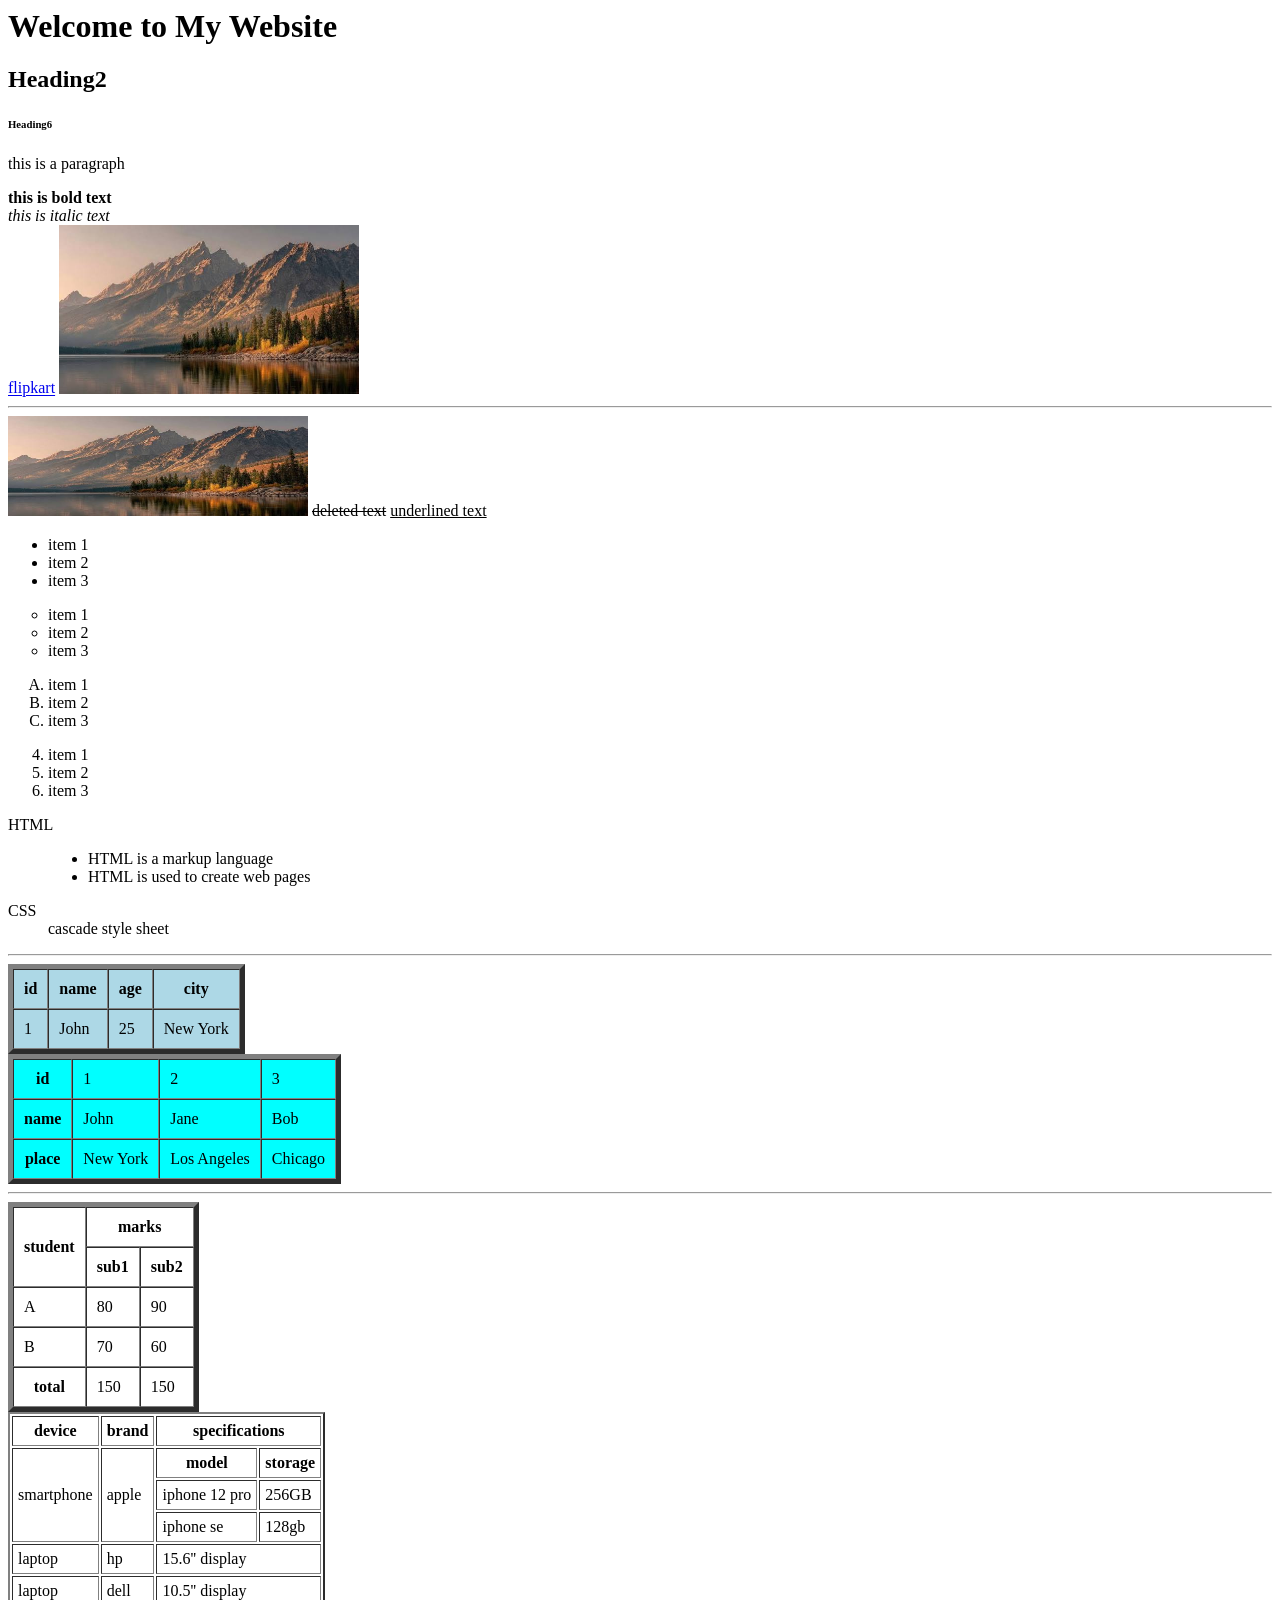
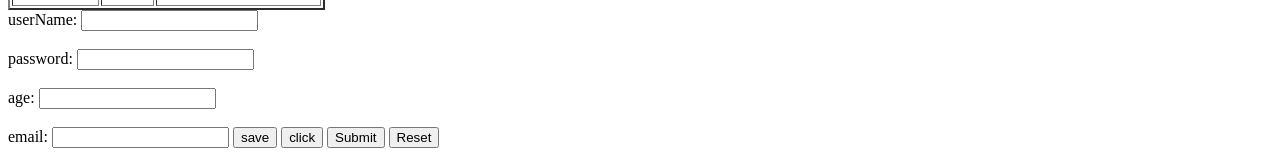
<file: index.html>
<html>
    <head>
        <title>My Website</title>
    </head>
    <body>
        <h1>Welcome to My Website</h1>
        <h2>Heading2</h2>
        <h6>Heading6</h6>
        <p>this is  a paragraph</p>
        <b>this is bold text</b>
        <br>
        <i>this is italic text</i>
        <br>

        <a href="https://www.flipkart.com/" target="_blank">flipkart</a>
        <img src="images (1).jpg" alt="no image" width="300px" height="">
        <hr>
        <img src="images (1).jpg" alt="no image" width="300px" height="100px">

        <del>deleted text</del> 
        <u>underlined text</u>

        <!-- -HTML LISTS 
        UNORDERED LIST
        ordered list
        definition list
        -->

        <ul type="disc">
            <li>item 1</li>
            <li>item 2</li> 
            <li>item 3</li>
        </ul>


          <ul type="circle">
            <li>item 1</li>
            <li>item 2</li> 
            <li>item 3</li>
        </ul>

        <ol type="A">
            <li>item 1</li>
            <li>item 2</li> 
            <li>item 3</li> 
        </ol>

        <ol type="1" start="4">
            <li>item 1</li>
            <li>item 2</li> 
            <li>item 3</li>
        </ol>

        <!-- unordered list
         ---------------
         type-disc,circle,square
         
         
         ordered list
         type - 1,A,a,I,i
         start -> numerical values only
         -->

         <!-- definition list -->
         <dl>
             <dt>HTML</dt>
             <dd>
                <ul>
                    <li>HTML is a markup language</li>
                    <li>HTML is used to create web pages</li>
                </ul>
             </dd>
             <dt>CSS</dt>
             <dd>cascade style sheet</dd>
             </dd>
         </dl>

        <hr>

         <!-- HTML TABLES -->

    <table border="5px"  cellpadding="10px" cellspacing="0px" bgcolor="lightblue">
        <thead>
            <tr>
                <th>id</th>
                <th>name</th>
                <th>age</th>
                <th>city</th>
            </tr>
        </thead>
        <tbody>
            <tr>
                <td>1</td>
                <td>John</td>
                <td>25</td>
                <td>New York</td>
            </tr>
        </tbody>          
    </table>


    <table border="5px"  cellpadding="10px" cellspacing="0px" bgcolor="cyan">
        <tr>
            <th>id</th>
            <td>1</td>
            <td>2</td>
            <td>3</td>
        </tr>
        <tr>
            <th>name</th>
            <td>John</td>
            <td>Jane</td>
            <td>Bob</td>
        </tr>
        <tr>
            <th>place</th>
            <td>New York</td>
            <td>Los Angeles</td>
            <td>Chicago</td>
        </tr>
    </table>

    <hr>

    <table border="5px"  cellpadding="10px" cellspacing="0px">
        <tr>
            <th rowspan="2">student</th>
            <th colspan="2">marks</th>
        </tr>
        <tr>
            <th>sub1</th>
            <th>sub2</th>
        </tr>
        <tr>
            <td>A</td>
            <td>80</td>
            <td>90</td>
        </tr>
        <tr>
            <td>B</td>
            <td>70</td>
            <td>60</td>
        </tr>
        <tr>
            <th>total</th>
            <td>150</td>
            <td>150</td>
        </tr>
    </table>

    <table border="2px"  cellpadding="5px">
        <tr>
            <th>device</th>
            <th>brand</th>
            <th colspan="2">specifications</th>
        </tr>
        <tr>
            <td rowspan="3">smartphone</td>
            <td rowspan="3">apple</td>
            <th>model</th>
            <th>storage</th>
        </tr>
        <tr>
            <td>iphone 12 pro</td>
            <td>256GB</td>
        </tr>
        <tr>
            <td>iphone se</td>
            <td>128gb</td>
        </tr>
        <tr>
            <td>laptop</td>
            <td>hp</td>
            <td colspan="2">15.6'' display</td>
        </tr>
        <tr>
            <td>laptop</td>
            <td>dell</td>
            <td colspan="2">10.5'' display</td>
        </tr>
    </table>

    <form action="" method="" enctype="" target="">
        <label for="">userName:</label>
        <input type="text" required> <br><br>
        <label for="pass">password:</label>
        <input type="password" id="pass"> <br><br>
        <label for="">age:</label>
        <input type="number"> <br><br>
        <label for="">email:</label>
        <input type="email">

        <button type="reset"> save</button>
        <input type="button" value="click">
        <input type="submit">
        <input type="reset">

    </form>

</body>
</html>
</file>
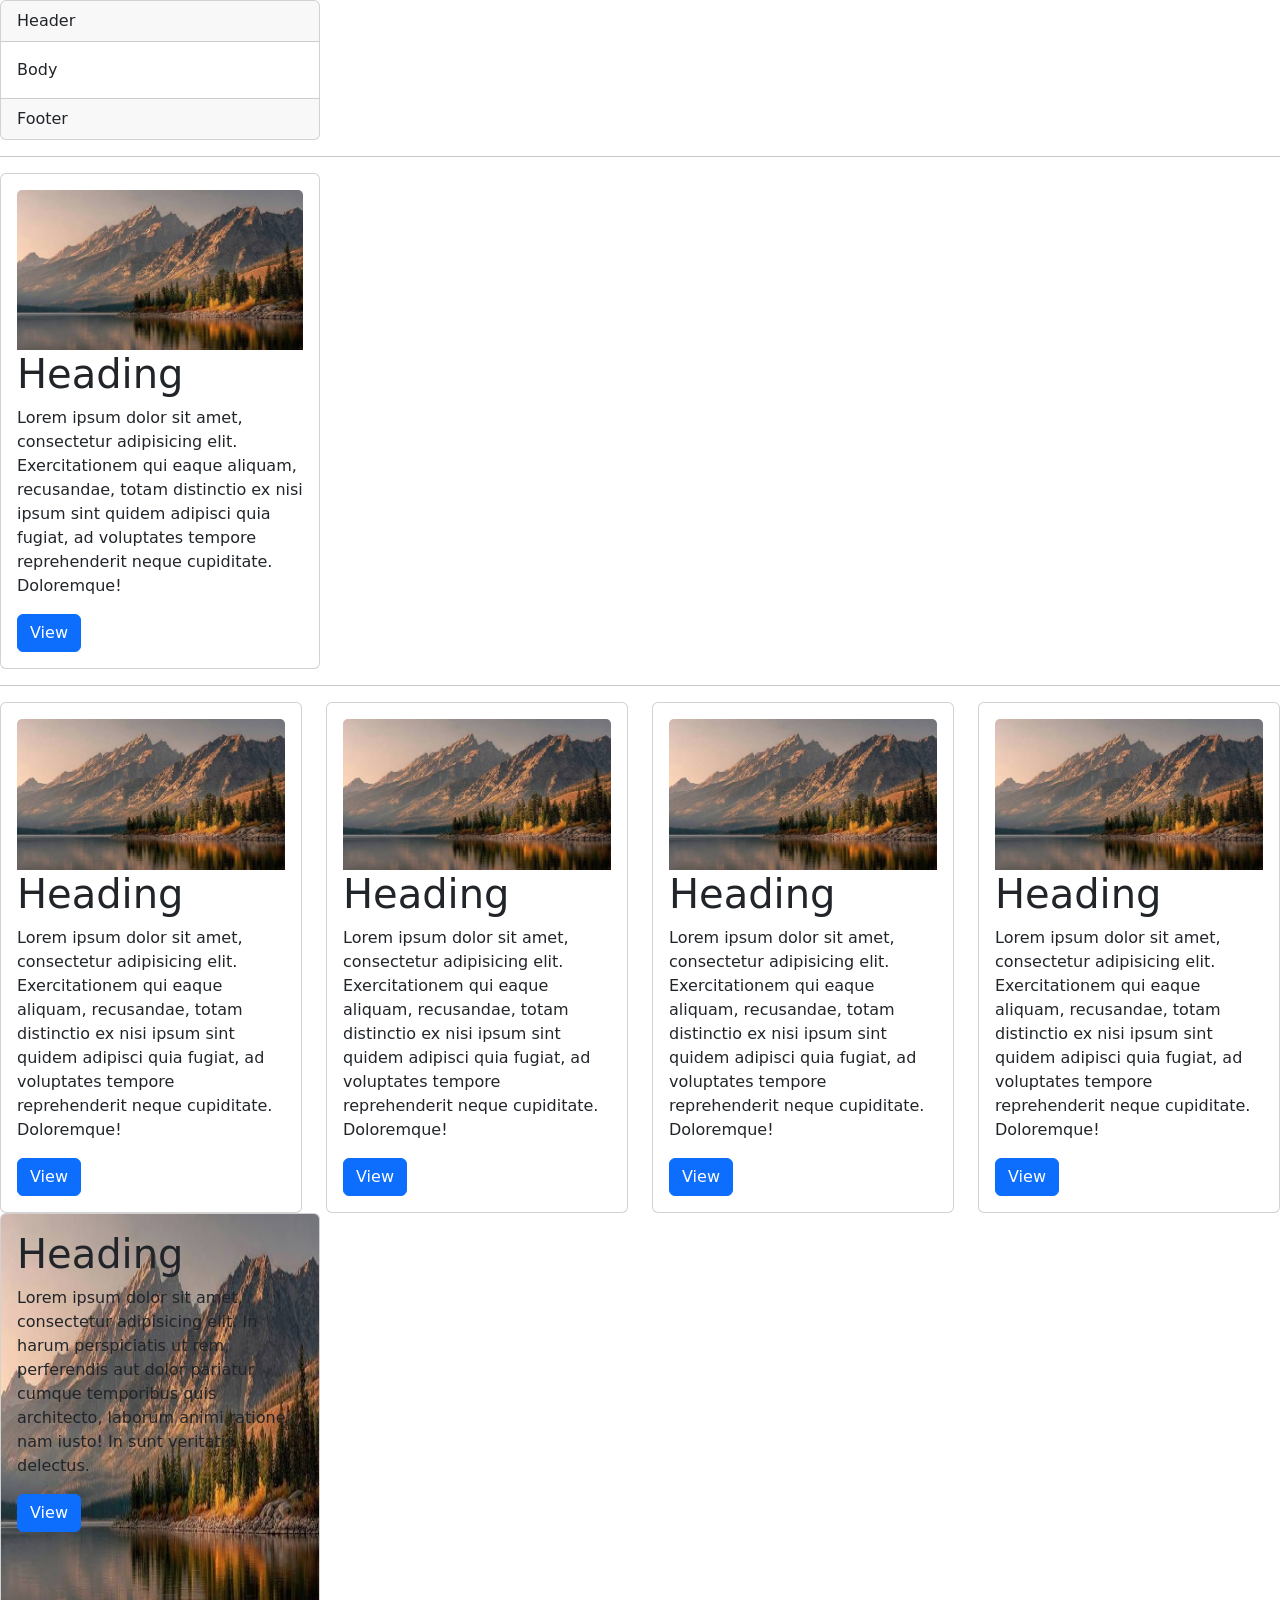
<file: Bootstrap/index.html>
<!DOCTYPE html>
<html lang="en">
<head>
    <meta charset="UTF-8">
    <meta name="viewport" content="width=device-width, initial-scale=1.0">
    <title>Document</title>
    <link href="https://cdn.jsdelivr.net/npm/bootstrap@5.3.8/dist/css/bootstrap.min.css" rel="stylesheet" integrity="sha384-sRIl4kxILFvY47J16cr9ZwB07vP4J8+LH7qKQnuqkuIAvNWLzeN8tE5YBujZqJLB" crossorigin="anonymous">
</head>
<body>
   <!-- <h1 class="text-primary">Heading</h1> 
   <h1 class="text-secondary">Heading</h1> 
   <h1 class="text-success">Heading</h1> 
   <h1 class="text-warning">Heading</h1> 
   <h1 class="text-danger">Heading</h1> 
   <h1 class="text-info">Heading</h1> 
   <h1 class="text-light">Heading</h1>  -->
   <!-- <h1 class="text-dark">Heading</h1> 
   <h1 class="text-muted">Heading</h1> 
   <h1 class="text-black">Heading</h1> 
   <h1 class="text-white">Heading</h1> 

   <hr>
   <h1 class="bg-primary">Heading</h1> 
   <h1 class="bg-secondary">Heading</h1> 
   <h1 class="bg-success">Heading</h1> 
   <h1 class="bg-warning">Heading</h1> 
   <h1 class="bg-danger">Heading</h1> 
   <h1 class="bg-info">Heading</h1> 
   <h1 class="bg-light">Heading</h1> 
   <h1 class="bg-dark">Heading</h1> 
   <h1 class="bg-muted">Heading</h1> 
   <h1 class="bg-black">Heading</h1> 
   <h1 class="bg-white">Heading</h1> 

   <hr><hr>
   <div class="container bg-primary">
        <h1>Heading</h1>
   </div> -->

   <!-- <hr>
   <div class="container-fluid bg-primary">
        <h1>Heading</h1>
   </div>

   <hr>
   <h1>Heading tag</h1>

   <p class="h1">paragraph</p>
   <p class="h2">paragraph</p>
   <p class="h3">paragraph</p>
   <p class="h4">paragraph</p>
   <p class="h5">paragraph</p>
   <p class="h6">paragraph</p>

   <h1 class="display-1">Heading1</h1>
   <h1 class="display-2">Heading1</h1>
   <h1 class="display-3">Heading1</h1>
   <h1 class="display-4">Heading1</h1>
   <h1 class="display-5">Heading1</h1>
   <h1 class="display-6">Heading1</h1> -->

     <!-- tables -->
      <!-- <div class="table-responsive">
      <table class="table table-bordered table-striped table-hover table-dark">
          <thead>
               <tr>
                    <th>Name</th>
                    <th>Place</th>
                    <th>Age</th>
                     <th>Name</th>
                    <th>Place</th>
                    <th>Age</th>
                     <th>Name</th>
                    <th>Place</th>
                    <th>Age</th>
                    <th>Name</th>
                    <th>Place</th>
                    <th>Age</th>
                     <th>Name</th>
                    <th>Place</th>
                    <th>Age</th>
                     <th>Name</th>
                    <th>Place</th>
                    <th>Age</th>
               </tr>
          </thead>
          <tbody>
               <tr>
                    <td>Abc</td>
                    <td>Calicut</td>
                    <td>34</td>
               </tr>
               <tr>
                    <td>Xyz</td>
                    <td>Kochi</td>
                    <td>23</td>
               </tr>
               <tr>
                    <td>qwerty</td>
                    <td>kochi</td>
                    <td>23</td>
               </tr>
               <tr>
                    <td>Xyz</td>
                    <td>Kochi</td>
                    <td>23</td>
               </tr>
          </tbody>
      </table>
</div>
<hr> -->

<!-- Grid system -->
 <!-- .row  -->
  <!-- .col  -->

  <!-- <div class="row">
     <div class="col bg-primary">col-1</div>
     <div class="col bg-info">col-2</div>
     <div class="col bg-warning">col-3</div>
  </div>

   <div class="row">
     <div class="col-2 bg-primary">col-1</div>
     <div class="col-6 bg-info">col-2</div>
      <div class="col" bg-warning>col-3</div> 
  </div> -->

<!-- <div class="row">
     <div class="col-2 bg-info">col</div>
     <div class="col-3 bg-warning">col</div>
     <div class="col-2 bg-danger">col</div>
</div> -->


<!-- <div class="row">
     <div class="col-md-4 bg-danger">col</div>
     <div class="col-md-4 bg-warning">col</div>
     <div class="col-md-4 bg-success">col</div>
</div>
<hr> -->

<!-- <div class="row">
     <div class="col-6 bg-primary">
          <h1>Heading</h1>
          <p>Lorem ipsum dolor sit amet consectetur adipisicing elit. Natus ipsam tempora eveniet adipisci praesentium veniam debitis? Porro nobis quo pariatur sed, et, voluptate minima cupiditate quae ipsum facere reprehenderit recusandae!</p>
     </div>
     <div class="col-6 bg-info">
          <h1>Heading</h1>
          <p>Lorem ipsum dolor sit amet consectetur adipisicing elit. Quam enim consequuntur laborum maiores repellat non debitis tempore quis? Repudiandae molestias eveniet a eum omnis rerum aliquam maiores id, nisi alias!</p>
     </div>
</div> -->


<!-- card  -->
<div class="card" style="width: 25%;">
     <div class="card-header">Header</div>
     <div class="card-body">Body</div>
     <div class="card-footer">Footer</div>
</div>
<hr>

<div class="card" style="width: 25%;">
     <div class="card-body">
          <img src="images (1).jpg" alt="" class="card-img-top">
          <h1 class="card-title">Heading</h1>
          <p class="card-text">Lorem ipsum dolor sit amet, consectetur adipisicing elit. Exercitationem qui eaque aliquam, recusandae, totam distinctio ex nisi ipsum sint quidem adipisci quia fugiat, ad voluptates tempore reprehenderit neque cupiditate. Doloremque!</p>
          <a htef="" class="btn btn-primary">View</a>
     </div>
</div>

<hr>

<div class="row">
     <div class="col">
          <div class="card" style="width: 100%;height: 100%;">
     <div class="card-body">
          <img src="images (1).jpg" alt="" class="card-img-top">
          <h1 class="card-title">Heading</h1>
          <p class="card-text">Lorem ipsum dolor sit amet, consectetur adipisicing elit. Exercitationem qui eaque aliquam, recusandae, totam distinctio ex nisi ipsum sint quidem adipisci quia fugiat, ad voluptates tempore reprehenderit neque cupiditate. Doloremque!</p>
          <a htef="" class="btn btn-primary">View</a>
     </div>
</div>
     </div>
     <div class="col">
          <div class="card" style="width: 100%;height: 100%;">
     <div class="card-body">
          <img src="images (1).jpg" alt="" class="card-img-top">
          <h1 class="card-title">Heading</h1>
          <p class="card-text">Lorem ipsum dolor sit amet, consectetur adipisicing elit. Exercitationem qui eaque aliquam, recusandae, totam distinctio ex nisi ipsum sint quidem adipisci quia fugiat, ad voluptates tempore reprehenderit neque cupiditate. Doloremque!</p>
          <a htef="" class="btn btn-primary">View</a>
     </div>
</div>
     </div>
     <div class="col">
          <div class="card" style="width: 100%;height: 100%;">
     <div class="card-body">
          <img src="images (1).jpg" alt="" class="card-img-top">
          <h1 class="card-title">Heading</h1>
          <p class="card-text">Lorem ipsum dolor sit amet, consectetur adipisicing elit. Exercitationem qui eaque aliquam, recusandae, totam distinctio ex nisi ipsum sint quidem adipisci quia fugiat, ad voluptates tempore reprehenderit neque cupiditate. Doloremque!</p>
          <a htef="" class="btn btn-primary">View</a>
     </div>
</div>
     </div>
     <div class="col">
          <div class="card" style="width: 100%;height: 100%;">
               <div class="card-body">
               <img src="images (1).jpg" alt="" class="card-img-top">
               <h1 class="card-title">Heading</h1>
               <p class="card-text">Lorem ipsum dolor sit amet, consectetur adipisicing elit. Exercitationem qui eaque aliquam, recusandae, totam distinctio ex nisi ipsum sint quidem adipisci quia fugiat,
                                    ad voluptates tempore reprehenderit neque cupiditate. Doloremque!</p>
               <a htef="" class="btn btn-primary">View</a>
          </div>
     </div>
     </div>
</div>



 <div class="card" style="width: 25%;height: 100%;">
     <img src="images (1).jpg" alt="" class="card-img-top" height="400px">
     <div class="card-img-overlay">
          <h1 class="card-title">Heading</h1>
          <p class="card-text">Lorem ipsum dolor sit amet, consectetur adipisicing elit. In harum perspiciatis ut rem,
                perferendis aut dolor pariatur cumque temporibus quis architecto, 
                laborum animi ratione nam iusto! In sunt veritatis delectus.</p>
          <a href="" class="btn btn-primary">View</a>
     </div>
 </div>







</body>
</html>
</file>
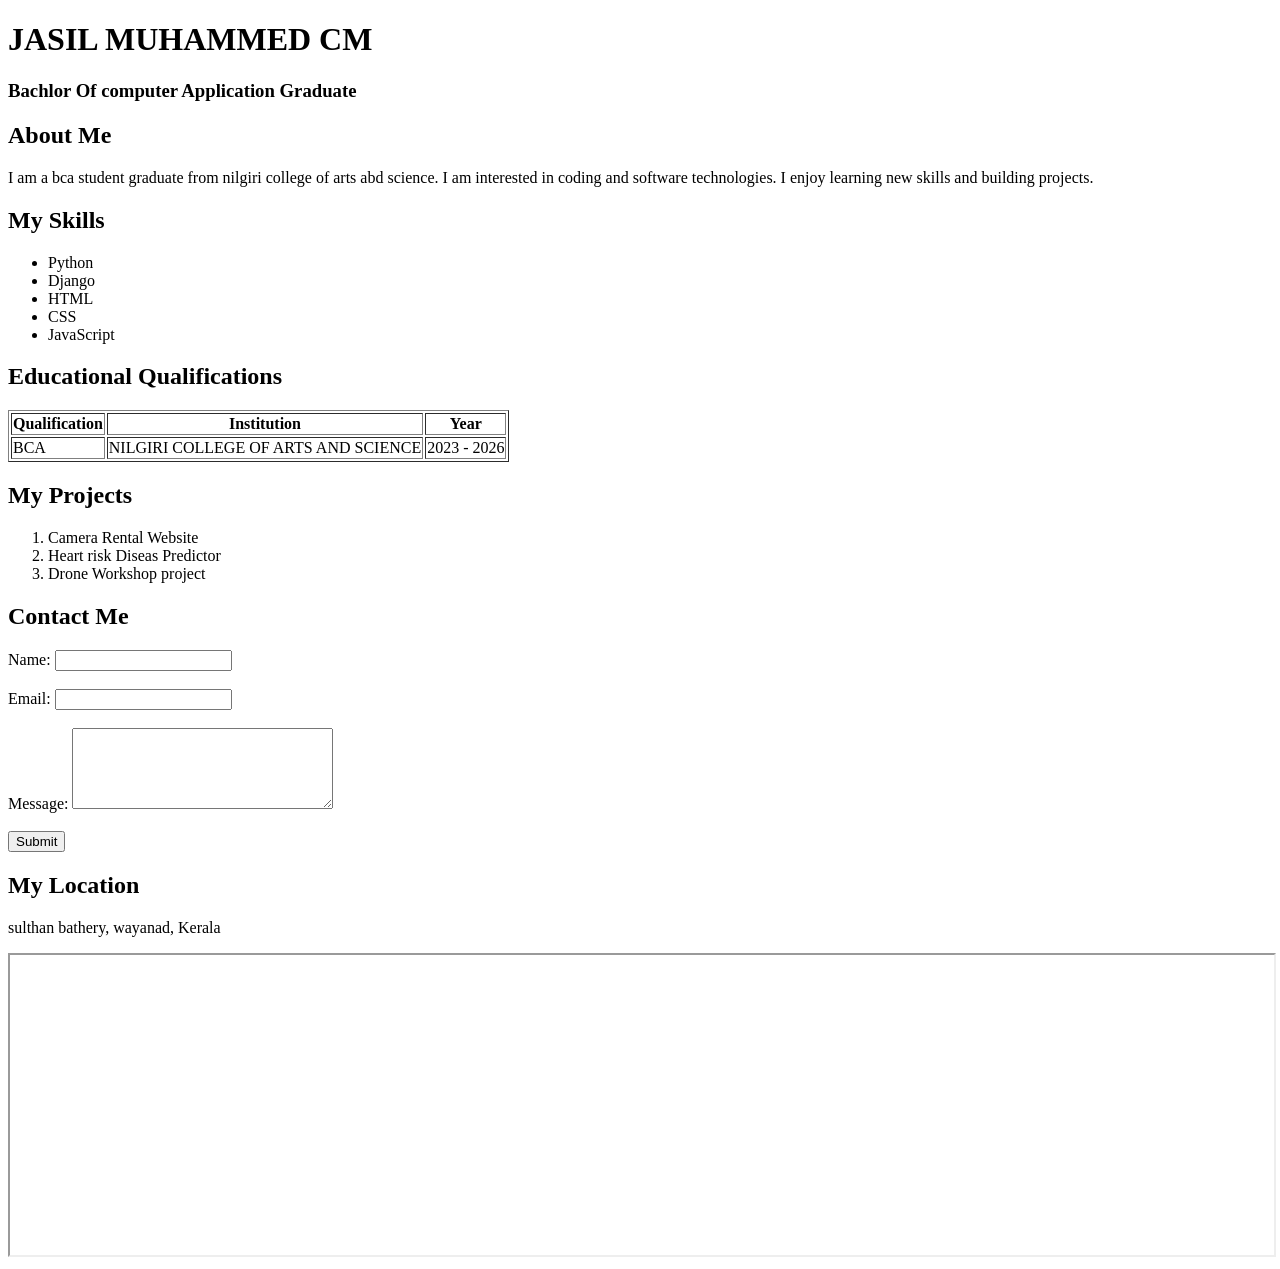
<file: my-page/index.html>
<!DOCTYPE html>
<html lang="en">
<head>
    <meta charset="UTF-8">
    <meta name="viewport" content="width=device-width, initial-scale=1.0">
    <title>Jasil - Portfolio</title>
</head>
<body>

    
    <h1>JASIL MUHAMMED CM</h1>
    <h3>Bachlor Of computer Application Graduate</h3>

    
    <h2>About Me</h2>
    <p>
        I am a bca student graduate from
        nilgiri college of arts abd science.
        I am interested in coding and software technologies.
        I enjoy learning new skills and building projects.
    </p>

    
    <h2>My Skills</h2>
    <ul>
        <li>Python</li>
        <li>Django</li>
        <li>HTML</li>
        <li>CSS</li>
        <li>JavaScript</li>
    </ul>

    
    <h2>Educational Qualifications</h2>
    <table border="1">
        <tr>
            <th>Qualification</th>
            <th>Institution</th>
            <th>Year</th>
        </tr>
        <tr>
            <td>BCA</td>
            <td>NILGIRI COLLEGE OF ARTS AND SCIENCE</td>
            <td>2023 - 2026</td>
        </tr>
    </table>

    
    <h2>My Projects</h2>
    <ol>
        <li>Camera Rental Website</li>
        <li>Heart risk Diseas Predictor</li>
        <li>Drone Workshop project</li>
    </ol>


    <h2>Contact Me</h2>
    <form action="submit.html" method="get">

        <label for="name">Name:</label>
        <input type="text" id="name" required>
        <br><br>

        <label for="email">Email:</label>
        <input type="email" id="email" required>
        <br><br>

        <label for="message">Message:</label>
        <textarea id="message" rows="5" cols="30"></textarea>
        <br><br>

        <button type="submit">Submit</button>

    </form>

    
    <h2>My Location</h2>
    <p>sulthan bathery, wayanad, Kerala</p>

    <iframe
         width="100%" height="300"
        src="https://maps.google.com/maps?q=Sulthan%20Bathery%2C%20Wayanad&z=13&output=embed">
    </iframe>

</body>
</html>
</file>
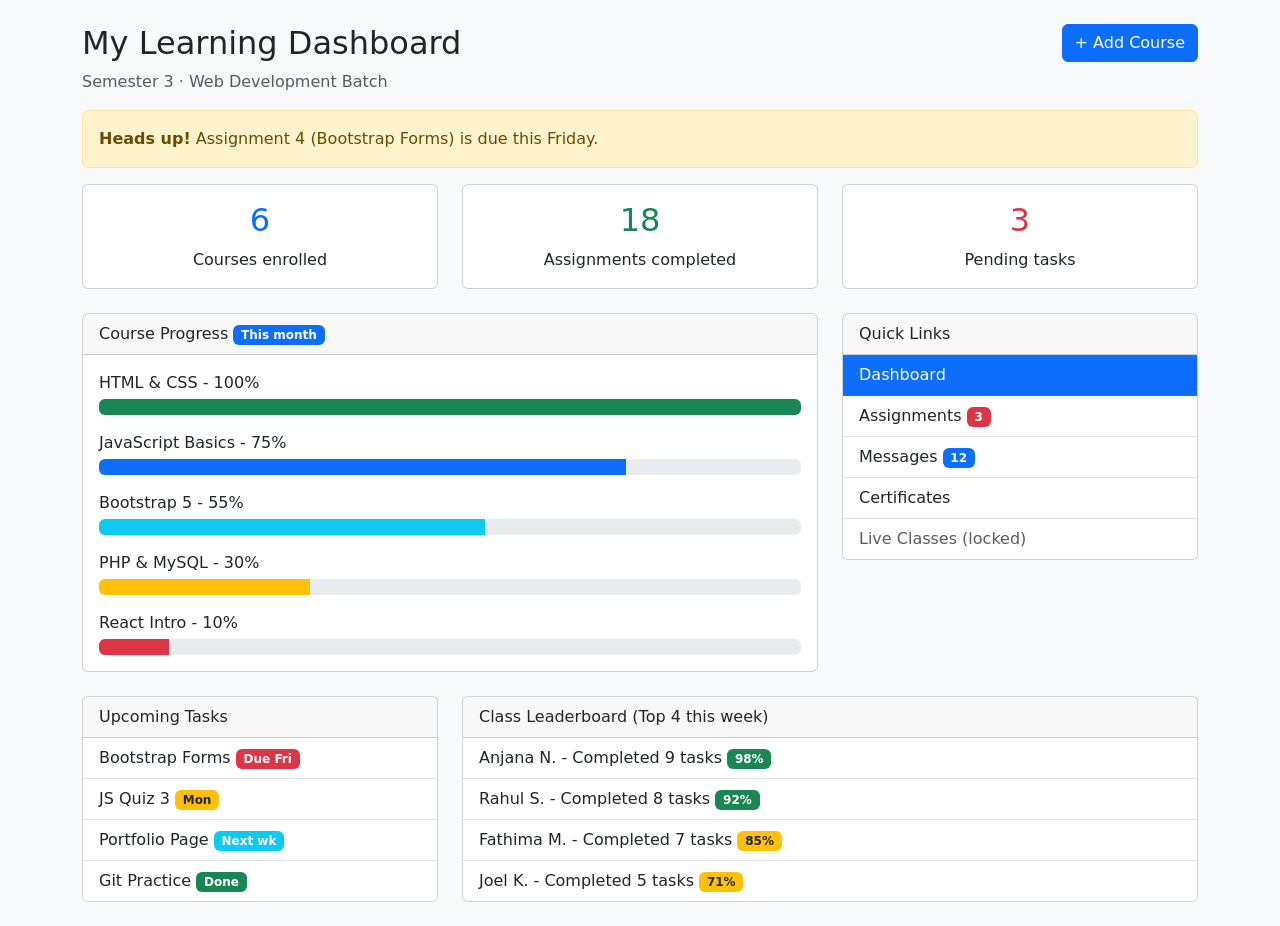
<file: Bootstrap/Dashboard/index.html>
<!DOCTYPE html>
<html>
<head>
  <title>My Learning Dashboard</title>
  <meta name="viewport" content="width=device-width, initial-scale=1">

  
  <link href="https://cdn.jsdelivr.net/npm/bootstrap@5.3.3/dist/css/bootstrap.min.css" rel="stylesheet">
</head>

<body class="bg-light">

<div class="container py-4">

  <!-- ===== HEADER ===== -->
  <div class="d-flex justify-content-between">
    <div>
      <h2>My Learning Dashboard</h2>
      <p class="text-muted">Semester 3 · Web Development Batch</p>
    </div>
    <div>
      <button class="btn btn-primary">+ Add Course</button>
    </div>
  </div>

  <!-- ===== ALERT ===== -->
  <div class="alert alert-warning">
    <strong>Heads up!</strong> Assignment 4 (Bootstrap Forms) is due this Friday.
  </div>

  
  <div class="row mb-4">
    <div class="col-md-4">
      <div class="card text-center p-3">
        <h2 class="text-primary">6</h2>
        <p class="mb-0">Courses enrolled</p>
      </div>
    </div>
    <div class="col-md-4">
      <div class="card text-center p-3">
        <h2 class="text-success">18</h2>
        <p class="mb-0">Assignments completed</p>
      </div>
    </div>
    <div class="col-md-4">
      <div class="card text-center p-3">
        <h2 class="text-danger">3</h2>
        <p class="mb-0">Pending tasks</p>
      </div>
    </div>
  </div>

  <!-- ===== COURSE PROGRESS + QUICK LINKS ===== -->
  <div class="row mb-4">

    <!-- Left side (8 columns) -->
    <div class="col-md-8">
      <div class="card">
        <div class="card-header">
          Course Progress
          <span class="badge bg-primary">This month</span>
        </div>
        <div class="card-body">

          <p class="mb-1">HTML & CSS - 100%</p>
          <div class="progress mb-3">
            <div class="progress-bar bg-success" style="width: 100%"></div>
          </div>

          <p class="mb-1">JavaScript Basics - 75%</p>
          <div class="progress mb-3">
            <div class="progress-bar bg-primary" style="width: 75%"></div>
          </div>

          <p class="mb-1">Bootstrap 5 - 55%</p>
          <div class="progress mb-3">
            <div class="progress-bar bg-info" style="width: 55%"></div>
          </div>

          <p class="mb-1">PHP & MySQL - 30%</p>
          <div class="progress mb-3">
            <div class="progress-bar bg-warning" style="width: 30%"></div>
          </div>

          <p class="mb-1">React Intro - 10%</p>
          <div class="progress">
            <div class="progress-bar bg-danger" style="width: 10%"></div>
          </div>

        </div>
      </div>
    </div>

    
    <div class="col-md-4">
      <div class="card">
        <div class="card-header">Quick Links</div>
        <ul class="list-group list-group-flush">
          <li class="list-group-item active">Dashboard</li>
          <li class="list-group-item">
            Assignments <span class="badge bg-danger">3</span>
          </li>
          <li class="list-group-item">
            Messages <span class="badge bg-primary">12</span>
          </li>
          <li class="list-group-item">Certificates</li>
          <li class="list-group-item disabled">Live Classes (locked)</li>
        </ul>
      </div>
    </div>

  </div>

  <!-- ===== UPCOMING TASKS + LEADERBOARD ===== -->
  <div class="row">

    <!-- Upcoming Tasks -->
    <div class="col-md-4">
      <div class="card">
        <div class="card-header">Upcoming Tasks</div>
        <ul class="list-group list-group-flush">
          <li class="list-group-item">
            Bootstrap Forms <span class="badge bg-danger">Due Fri</span>
          </li>
          <li class="list-group-item">
            JS Quiz 3 <span class="badge bg-warning text-dark">Mon</span>
          </li>
          <li class="list-group-item">
            Portfolio Page <span class="badge bg-info">Next wk</span>
          </li>
          <li class="list-group-item">
            Git Practice <span class="badge bg-success">Done</span>
          </li>
        </ul>
      </div>
    </div>

    
    <div class="col-md-8">
      <div class="card">
        <div class="card-header">Class Leaderboard (Top 4 this week)</div>
        <ul class="list-group list-group-flush">
          <li class="list-group-item">
            Anjana N. - Completed 9 tasks
            <span class="badge bg-success">98%</span>
          </li>
          <li class="list-group-item">
            Rahul S. - Completed 8 tasks
            <span class="badge bg-success">92%</span>
          </li>
          <li class="list-group-item">
            Fathima M. - Completed 7 tasks
            <span class="badge bg-warning text-dark">85%</span>
          </li>
          <li class="list-group-item">
            Joel K. - Completed 5 tasks
            <span class="badge bg-warning text-dark">71%</span>
          </li>
        </ul>
      </div>
    </div>

  </div>

</div>


<script src="https://cdn.jsdelivr.net/npm/bootstrap@5.3.3/dist/js/bootstrap.bundle.min.js"></script>
</body>
</html>
</body>
</html>
</file>
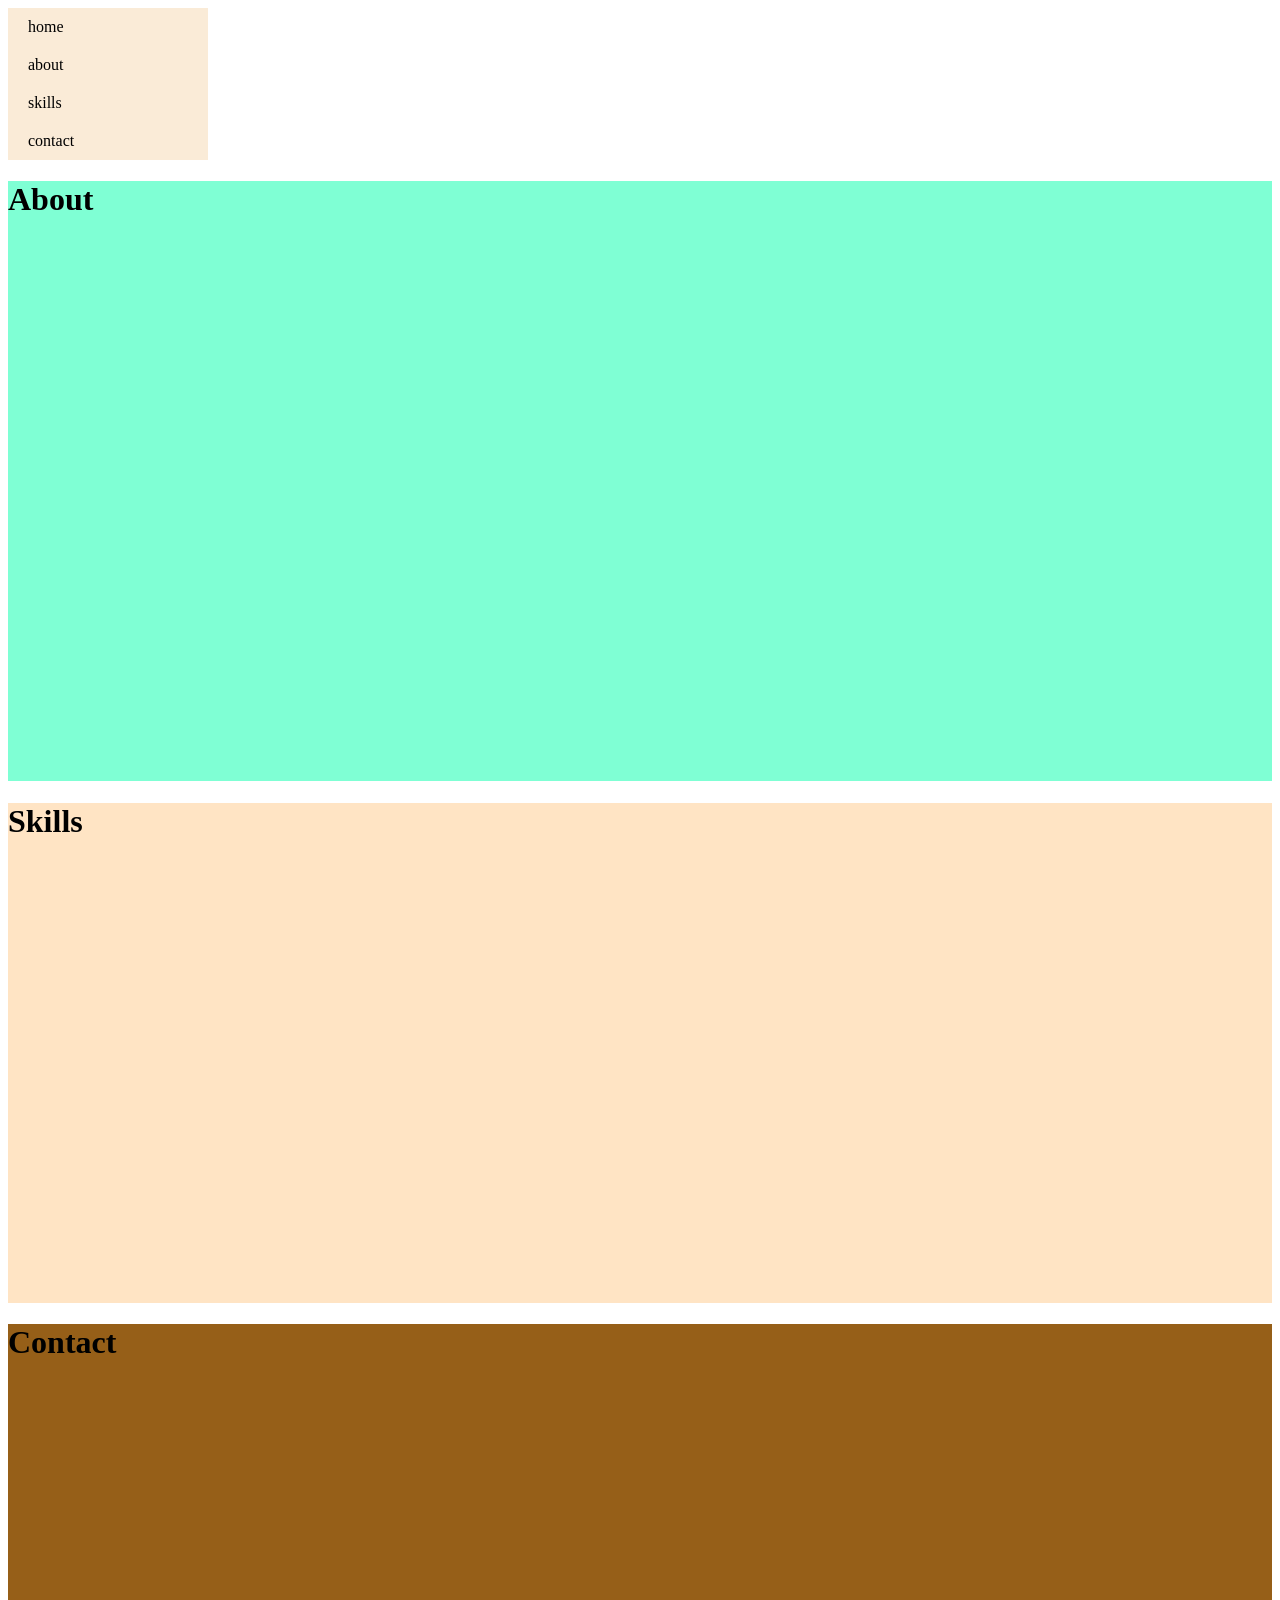
<file: background.html>
<!DOCTYPE html>
<html lang="en">
<head>
    <meta charset="UTF-8">
    <meta name="viewport" content="width=device-width, initial-scale=1.0">
    <title>Document</title>
    <link rel="stylesheet" href="style.css">
</head>
<body>
    
    <!-- <div id="box1"></div>
    <div id="box2"></div>
    <div id="box3"></div> -->

    <!--css position properties 
     static
     relative
     absolute
     fixed
     sticky
-->
    <!--<div id="div1">
        <h1>Heading</h1>
    </div> --> 

    <!-- <div class="container">
        <div class="box">
            child
        </div>
    </div> -->


    <!-- <div class="box1"></div>

    <div class="container">
        <h3>navbar</h3>
    </div>

    <div class="box2"></div> -->

    <!-- display properites
     display:name/block/inline/inline-block/flex/grid
     
     -->
<!-- 
    <div class="box">box1</div>
    <div class="box">box2</div>
    <div class="box">box3</div>

    <hr>
    <h3>flex boxes</h3>

    <div class="flex-containers">
        <div class="box1">box1</div>
        <div class="box1">box2</div>
        <div class="box1">box3</div>
    </div>

    <hr>
    <h3>Grid system</h3>

    <div class="grid-container">
        <div class="box2">
        
            <h2>Heading</h2>
            <p>Lorem ipsum dolor sit amet consectetur adipisicing elit. Suscipit dolores molestiae mollitia iste architecto obcaecati velit, magni, accusamus impedit in pariatur commodi ipsam laborum quam minus? Laudantium, facere ipsum! Nulla?</p>
        </div>
        <div class="box2">
        
            <h2>Heading</h2>
            <p>Lorem ipsum dolor sit amet consectetur adipisicing elit. Suscipit dolores molestiae mollitia iste architecto obcaecati velit, magni, accusamus impedit in pariatur commodi ipsam laborum quam minus? Laudantium, facere ipsum! Nulla?</p>
        </div>
        <div class="box2">
        
            <h2>Heading</h2>
            <p>Lorem ipsum dolor sit amet consectetur adipisicing elit. Suscipit dolores molestiae mollitia iste architecto obcaecati velit, magni, accusamus impedit in pariatur commodi ipsam laborum quam minus? Laudantium, facere ipsum! Nulla?</p>
        </div>
        <div class="box2">
        
            <h2>Heading</h2>
            <p>Lorem ipsum dolor sit amet consectetur adipisicing elit. Suscipit dolores molestiae mollitia iste architecto obcaecati velit, magni, accusamus impedit in pariatur commodi ipsam laborum quam minus? Laudantium, facere ipsum! Nulla?</p>
        </div>
        <div class="box2">
        
            <h2>Heading</h2>
            <p>Lorem ipsum dolor sit amet consectetur adipisicing elit. Suscipit dolores molestiae mollitia iste architecto obcaecati velit, magni, accusamus impedit in pariatur commodi ipsam laborum quam minus? Laudantium, facere ipsum! Nulla?</p>
        </div>
        <div class="box2">
        
            <h2>Heading</h2>
            <p>Lorem ipsum dolor sit amet consectetur adipisicing elit. Suscipit dolores molestiae mollitia iste architecto obcaecati velit, magni, accusamus impedit in pariatur commodi ipsam laborum quam minus? Laudantium, facere ipsum! Nulla?</p>
        </div>
    </div> -->
<!-- 
    <div class="overflow">
        <p>Lorem ipsum dolor sit amet consectetur adipisicing elit. Voluptatem harum et exercitationem magni possimus iure sit eius? Dolorem eius distinctio culpa quos reprehenderit! Quo, deserunt sit neque nisi repellat ipsa.
           Lorem ipsum dolor, sit amet consectetur adipisicing elit. Consectetur debitis laudantium placeat excepturi impedit, accusamus vitae itaque nostrum, modi voluptas enim pariatur aliquam eos repellat, obcaecati deserunt cum nisi voluptate!
           Lorem ipsum dolor sit, amet consectetur adipisicing elit. Quisquam voluptas asperiores deserunt, a sit culpa similique sed maiores exercitationem voluptates. Cupiditate ratione eos error, necessitatibus fugiat alias nostrum minus obcaecati!</p>
    </div> -->

    <!-- z-index  -->
     <!-- <div class="red">
        <div class="green"></div>
        <div class="blue"></div>
     </div>

     <hr> -->

     <!-- float  -->

    <!-- <div class="float">
        <h1>heading</h1>
    </div>  -->

    <ul>
        <li><a href="">home</a></li>
        <li><a href="#about">about</a></li>
        <li><a href="#skills">skills</a></li>
        <li><a href="#contact">contact</a></li>
    </ul>

    <div class="about" id="about"><h1>About</h1></div>
    <div class="skills" id="skills"><h1>Skills</h1></div>
    <div class="contact" id="contact"><h1>Contact</h1></div>







</body>
</html>
</file>
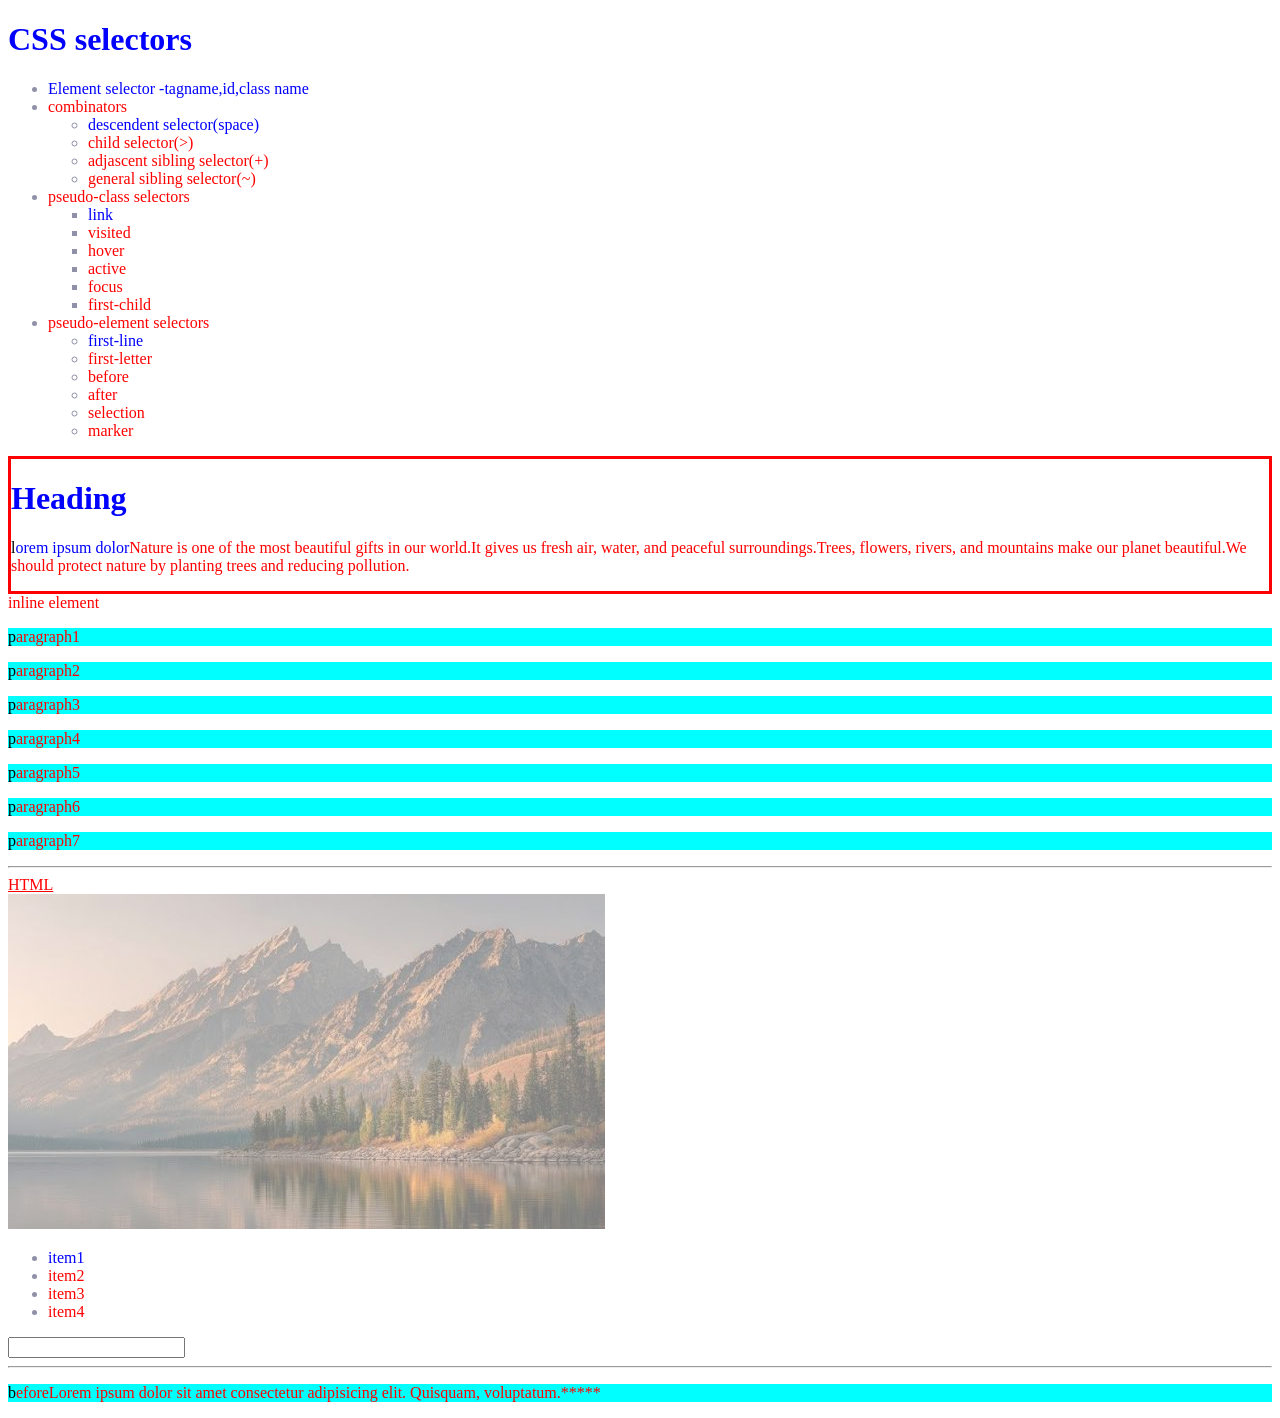
<file: cssselectors.html>
<!DOCTYPE html>
<html lang="en">
<head>
    <meta charset="UTF-8">
    <meta name="viewport" content="width=device-width, initial-scale=1.0">
    <title>Document</title>
</head>
<body>
    <style>

        #box1{
            border: 3px solid red;
        }
        #span1{
            color:blue;
        }
        /* descent selector */
        .container p{
            background-color:aqua;
        }
        /* child selector */
        .container>p{
            background-color: aqua;
        }
        /* adjascent sibling selector */
        .container+p{
            background-color: aqua;
        }
        /* general sibling selector */
        .container~p{
            background-color: aqua;
        }

        a:link{
            color:red;
        }
        a:visited{
            color:green;
        }
        a:hover{
            color:blue;
        }

        a:active{
            background-color:black;
        }

        img{
            opacity:0.5;
        }
        img:hover{
            opacity:1;
        }

        p::first-line{
            color:red;
        }
        p::first-letter{
            color: black;
        }
         h1{color:blue;}

        li:first-child{
            color:blue;
        }

        input:focus{
            background-color:yellow;
        }

        #para1::before{
            content:"before";
        }
        #para1::after{
            content:"*****";
        }

        ::selection{
            background-color: bisque;
            color:black;
        }

        ::marker{
            color:rgb(144,144,168);
        }

        *{
            color:red;
        }



    </style>

    <h1 id="head1">CSS selectors</h1>
    <ul>
        <li>Element selector -tagname,id,class name</li>
        <li>combinators
            <ul>
                <Li>descendent selector(space)</Li>
                <li>child selector(>)</li>
                <li>adjascent sibling selector(+)</li>
                <li>general sibling selector(~)</li>
            </ul>
        </li>
        <li>pseudo-class selectors
            <ul type="square">
                <li>link</li>
                <li>visited</li>
                <li>hover</li>
                <li>active</li>
                <li>focus</li>
                <li>first-child</li>
            </ul>
        </li>
        <li>pseudo-element selectors
            <ul>
                <li>first-line</li>
                <li>first-letter</li>
                <li>before</li>
                <li>after</li>
                <li>selection</li>
                <li>marker</li>
            </ul>
        </li>
    </ul>


    <div id="box1">
        <h1>Heading</h1>
        <p><span id="span1">lorem ipsum dolor</span>Nature is one of the most beautiful gifts in our world.It gives us fresh air, water, and peaceful surroundings.Trees, flowers, rivers, and mountains make our planet beautiful.We should protect nature by planting trees and reducing pollution.</p>
    </div>

    <span>inline element</span>

    <div class="container">
        <p>paragraph1</p>
        <section>
            <p>paragraph2</p>
        </section>
        <p>paragraph3</p>
    </div>

    <p>paragraph4</p>
    <p>paragraph5</p>

    <div class="container">
        <p>paragraph6</p>
        <p>paragraph7</p>
    </div>

    <hr>
    
    <a href="https://www.w3schools.com/html/">HTML</a><br>

    <img src="images (1).jpg" alt="">

    <ul>
        <li>item1</li>
        <li>item2</li>
        <li>item3</li>
        <li>item4</li>
    </ul>

    <input type="text">

    <hr>

    <p id="para1">Lorem ipsum dolor sit amet consectetur adipisicing elit. Quisquam, voluptatum.</p>

</body>
</html>
</file>
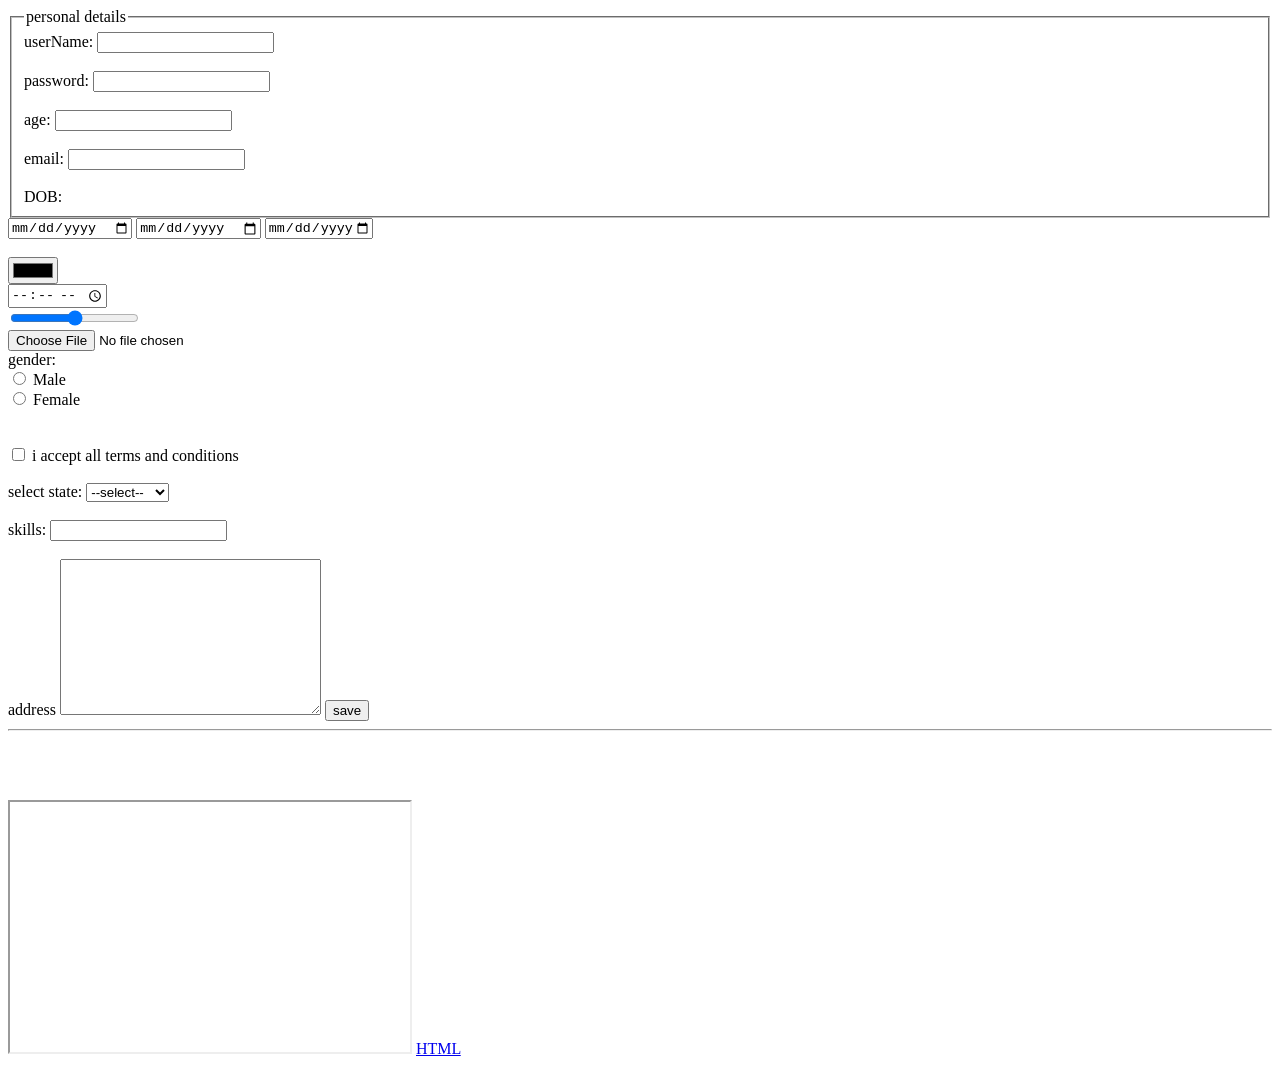
<file: form.html>
<!DOCTYPE html>
<html lang="en">
<head>
    <meta charset="UTF-8">
    <meta name="viewport" content="width=device-width, initial-scale=1.0">
    <title>Document</title>
</head>
<body>
    <form action="" method="" enctype="" target="">
        <fieldset>
            <legend>personal details</legend>
        <label for="">userName:</label>
        <input type="text" required> <br><br>
        <label for="pass">password:</label>
        <input type="password" id="pass"> <br><br>
        <label for="">age:</label>
        <input type="number"> <br><br>
        <label for="">email:</label>
        <input type="email"> <br><br>
        <label for="">DOB:</label> 
        </fieldset>
        <input type="date">
        <input type="date" min="2025-01-01">
        <input type="date" max="2026-11-03">

        <br><br>
        <input type="color"><br>
        <input type="time"><br>
        <input type="range"><br>
        <input type="file"><br>

        <!-- radio button -->
        <label for="">gender:</label><br>

        <input type="radio" name="gender" value="male">
        <label for="male">Male</label><br>
    
        <input type="radio" name="gender" value="female">
        <label for="female">Female</label><br>

        <br><br>
        <input type="checkbox" value="true">
        <label for=""> i accept all terms and conditions</label>

        <br><br>
        <!-- dropdown list -->
        <label for="">select state:</label>
        <select>
            <option value="kerala">kerala</option>
            <option value="tamilnadu">Tamilnadu</option>
            <option value="karnataka">karnataka</option>
            <option value="" disabled selected>--select--</option>
        </select>

        <br><br>

        <label for="">skills:</label>
        <input type="text" list="skills">

        <datalist id="skills">
            <option value="python">
            <option value="java">
            <option value="c++">
        </datalist>

        <br><br>

        <label for="">address</label>
        <textarea cols="30" rows="10"></textarea>


        <button type="reset"> save</button>
        <!-- <input type="button" value="click">
        <input type="submit">
        <input type="reset"> -->

        <hr>

        <iframe src="" frameborder="5px" name="html" width="400" height="250"></iframe>
        <a href="https://en.wikipedia.org/wiki/HTML" target="html">HTML</a>

        

        <iframe width="560" height="315" src="https://www.youtube.com/embed/kqtD5dpn9C8?si=nJWuZdYKTxSL0hJO" title="YouTube video player" frameborder="0" allow="accelerometer; autoplay; clipboard-write; encrypted-media; gyroscope; picture-in-picture; web-share" referrerpolicy="strict-origin-when-cross-origin" allowfullscreen></iframe>

        


    </form>
</body>
</html>
</file>
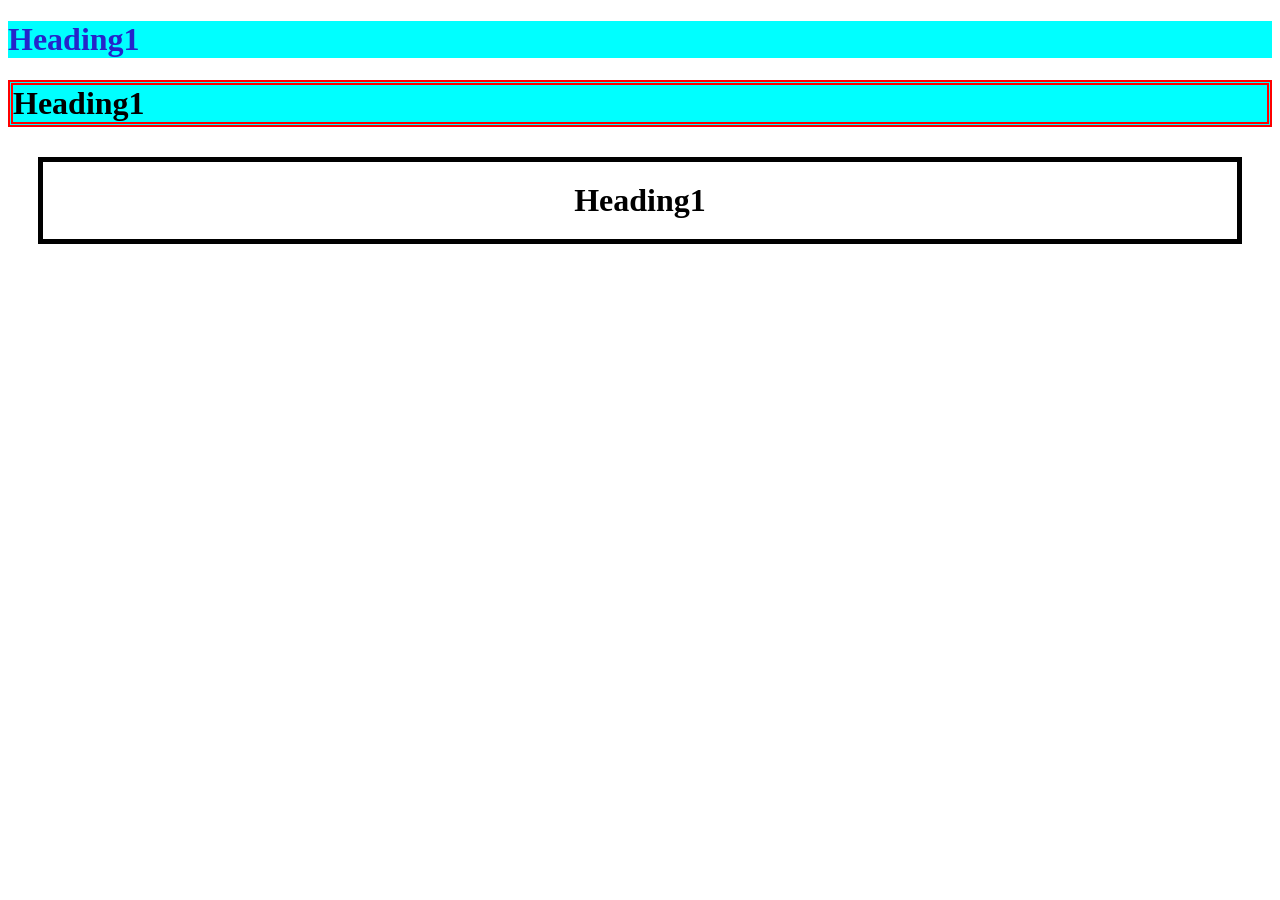
<file: infinecss.html>
<!DOCTYPE html>
<html lang="en">
<head>
    <meta charset="UTF-8">
    <meta name="viewport" content="width=device-width, initial-scale=1.0">
    <title>Document</title>
</head>
<body>
    <!-- css
     inline css
     internal css
     external css
    -->
    <style>
        #head2{
            /* border-width: 5px;
            border-style: double;
            border-color: black; */
            border: 5px double red;
        }

        .head{
            background-color: cyan;
        }

        #head3{
            border: 5px solid black;
            text-align: center;
            padding: 20px;
            margin: 30px;
        }

    </style>

    <h1 class="head" id="head1" style="color:rgb(37, 37, 202)">Heading1</h1>
    <!-- <h1 style="background-color: cyan;text-align: center;">Heading2</h1> -->
    <h1 class="head" id="head2">Heading1</h1>
    <h1 id="head3">Heading1</h1>


</body>
</html>
</file>
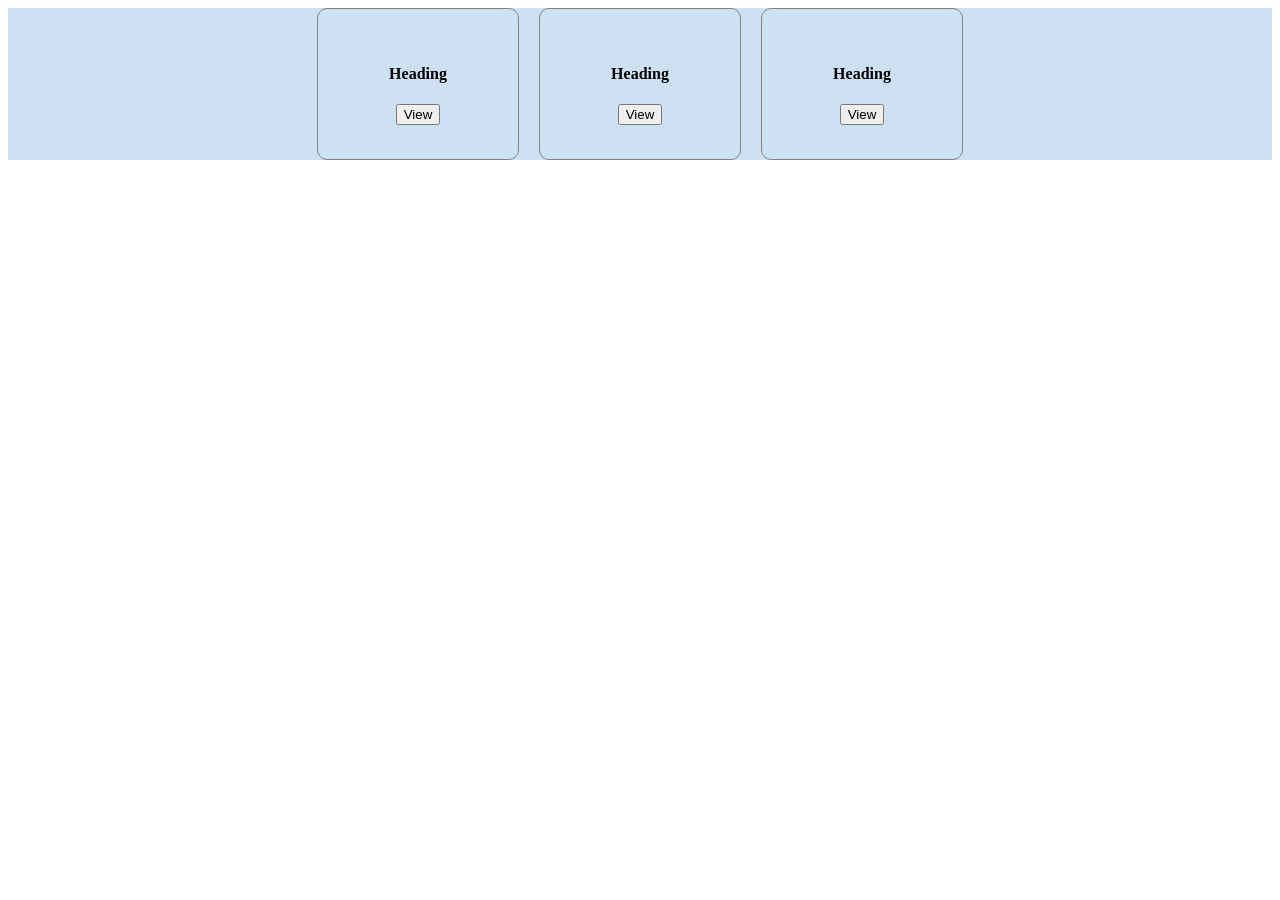
<file: mediaqueries.html>
<!DOCTYPE html>
<html lang="en">
<head>
    <meta charset="UTF-8">
    <meta name="viewport" content="width=device-width, initial-scale=1.0">
    <title>Document</title>
    <link rel="stylesheet" href="mediaqueries.css">
</head>
<body>
    
    <div class="container">
        <div class="card">
            <h4>Heading</h4>
            <button>View</button>
        </div>
        <div class="card">
            <h4>Heading</h4>
            <button>View</button>
        </div>
        <div class="card">
            <h4>Heading</h4>
            <button>View</button>
        </div>
    </div>
</body>
</html>
</file>
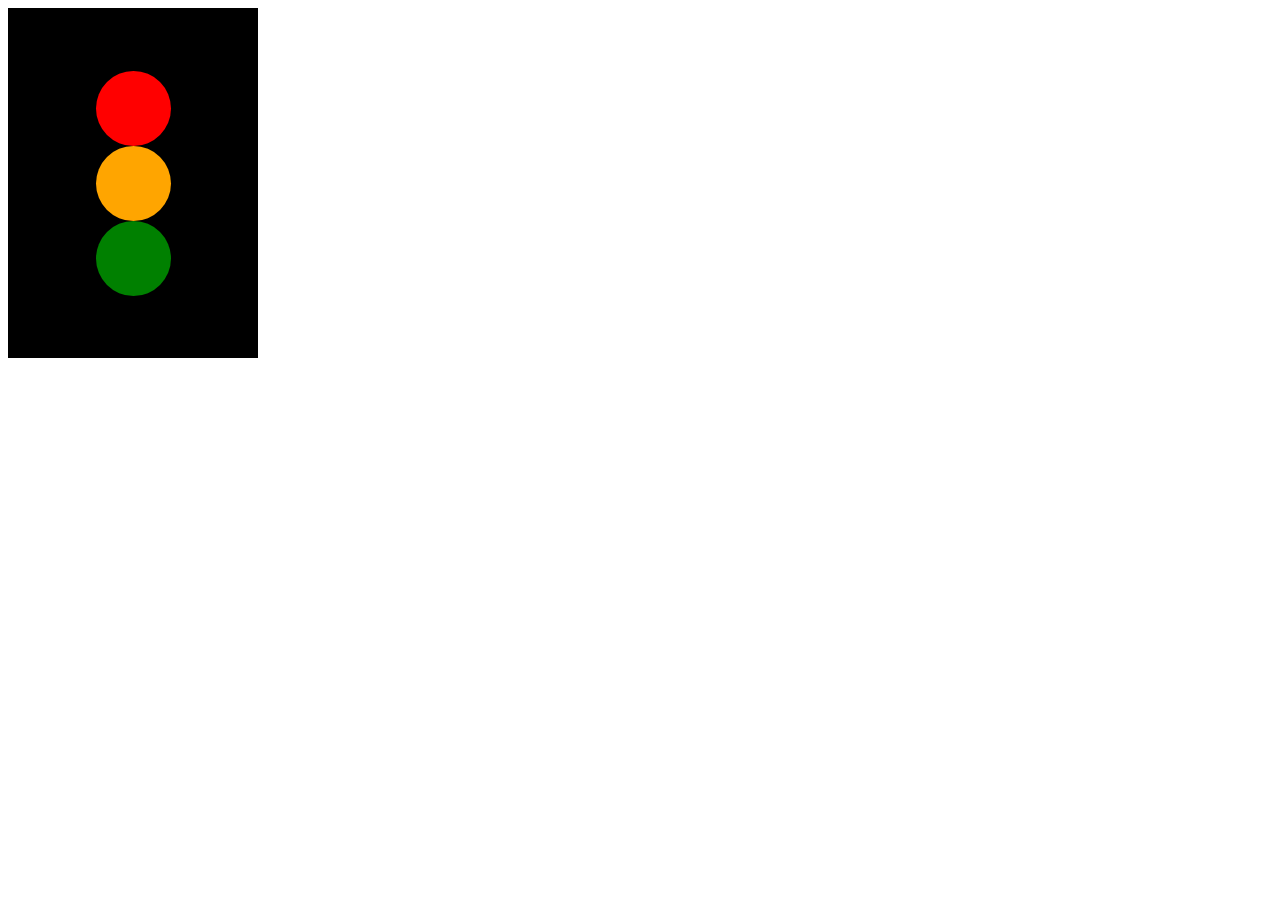
<file: transitionsAnimations.html>
<!DOCTYPE html>
<html lang="en">
<head>
    <meta charset="UTF-8">
    <meta name="viewport" content="width=device-width, initial-scale=1.0">
    <title>Document</title>
    <link rel="stylesheet" href="transitionAnimations.css">
</head>
<body>
    
    <!-- <div class="box1"></div> -->
    <!-- <div class="box2"></div> -->

    <!-- <div class="box3"></div> -->

    <div class="traffic">
        <div class="red"></div>
        <div class="orange"></div>
        <div class="green"></div>
    </div>




</body>
</html>
</file>
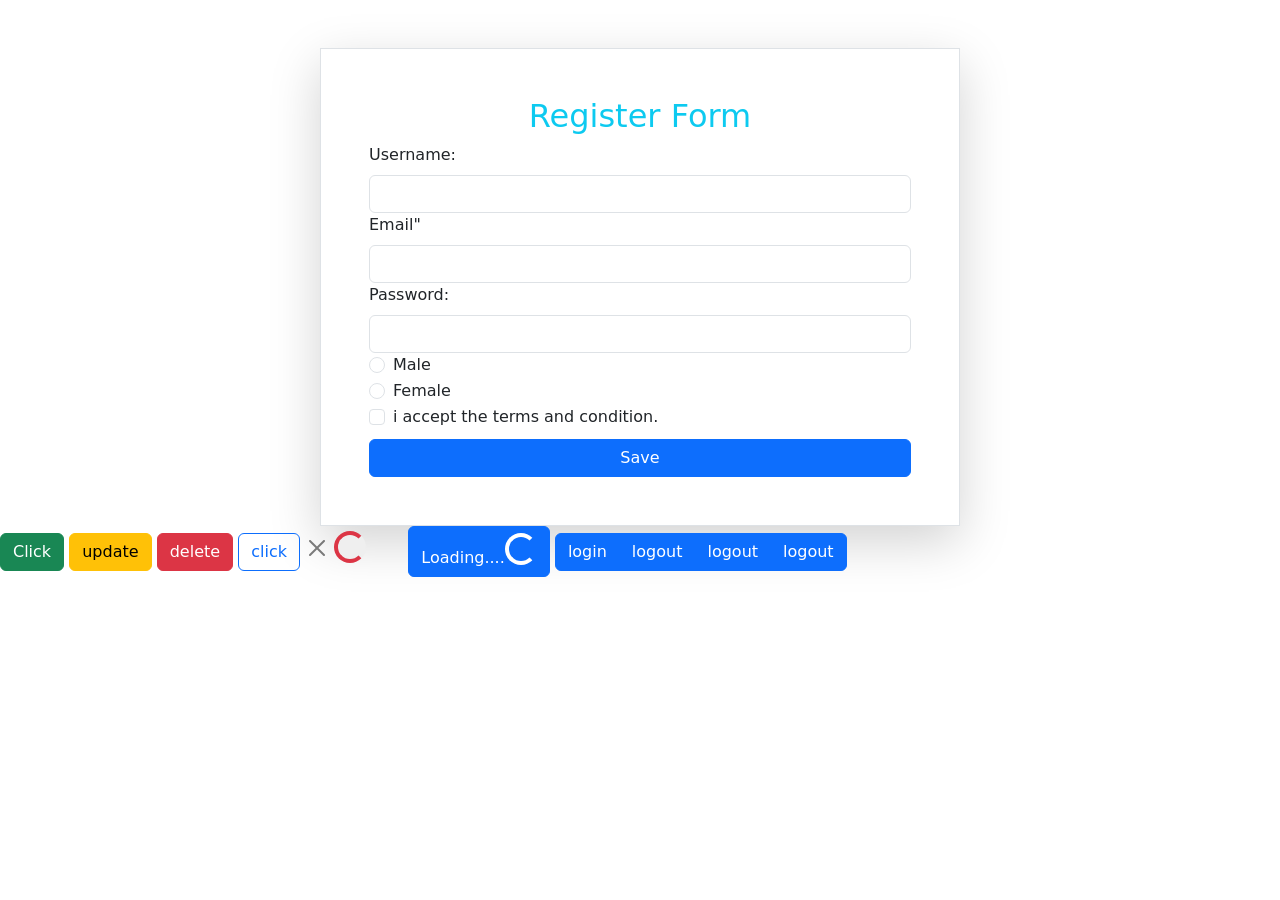
<file: Bootstrap/forms.html>
<!DOCTYPE html>
<html lang="en">
<head>
    <meta charset="UTF-8">
    <meta name="viewport" content="width=device-width, initial-scale=1.0">
    <title>Document</title>
    <link href="https://cdn.jsdelivr.net/npm/bootstrap@5.3.9/dist/css/bootstrap.min.css" rel="stylesheet" integrity="sha384-yEPZ7jP9S0QKiUQ0m3jjsO4ProIW7wvR9gXkI7JOGa2XVsw53Yke2bsdkBbjmmiX" crossorigin="anonymous">
</head>
<body>


    <!-- utility classes 
    
    
    
    -->
    <div class="d-flex flex-column justify-content-center align-items-center w-100 mt-5">
        <div class="w-50 border p-5 shadow-lg">
        <h2 class="text-center text-info">Register Form</h2>
        <form action="">
            <label for="" class="form-label">Username:</label>
            <input type="text" class="form-control">
            <label for="" class="form-label">Email"</label>
            <input type="email" class="form-control">
            <label for="" class="form-label">Password:</label>
            <input type="password" class="form-control">

            <div class="form-check">
                <input type="radio" id="male" name="Gender" class="form-check-input">
                <label for="male" class="form-check-label">Male</label>
            </div>
            <div class="form-check">
                <input type="radio" id="female" name="Gender" class="form-check-input">
                <label for="female" class="form-check-label">Female</label>
            </div>

            <div class="form-check">
                <input type="checkbox" class="form-check-input">
                <label for="" class="form-label">i accept the terms and condition.</label>
            </div>




            <div class="d-grid">
                <button class="btn btn-primary">Save</button>
            </div>
        </form>
        </div>
    </div>
    
    <button class="btn btn-success">Click</button>
    <button class="btn btn-warning">update</button>
    <button class="btn btn-danger">delete</button>
    <button class="btn btn-outline-primary">click</button>
    <button class="btn-close"></button>
    <button class="spinner-border text-danger"></button>
    <button class="spinner-grow"></button>
    <button class="btn btn-primary">Loading....<span class="spinner-border"></span></button>
    
    <div class="btn-group">
        <button class="btn btn-primary">login</button>
        <button class="btn btn-primary">logout</button>
        <button class="btn btn-primary">logout</button>
        <button class="btn btn-primary">logout</button>
    </div>




</body>
</html>
</file>
<file: style.css>
/* .container{
    width: 300px;
    height: 250px;
    background-color: aqua;
    position:relative
}


.box{
    width: 100px;
    height: 70px;
    background-color: blue;
    position: absolute;
    /* position: relative */
    /* left: 0px;
    right: 0px;
    top: 0px;
    bottom:0px
} */ 

/* .container{
    border: 1px solid gray;
    text-align: center;
    position: fixed;
    top: 0px;
    /* position: sticky;
    top: 0px; 
    width: 100%;
} 

.box1,.box2{
    width: 100%;
    height: 700px;
   
}

.box1{
    background-color: beige;
}
.box2{
    background-color: rgb(194,194,40);
} */

.box{
    width: 100px;
    height: 100px;
    background-color: blue;
    border: 1px solid black;
    /* display: inline; */
    /* display: block; */
    display: inline-block;
}

.flex-containers{
    /* width: 100px; */
    /* height: 450px; */
    background-color: bisque;
    display: flex;
    /* flex-direction: row;
    flex-direction: row-reverse; */
    /* flex-direction: column-reverse; */
    /* justify-content: space-around; */
    justify-content: space-evenly;
    align-items: center;
}

.box1{
    width: 100px;
    height:100px;
    background-color: blueviolet;
    border: 1px solid black;
}

/*Grid*/

.grid-container{
    /* width: 100%; */
    display: grid;
    grid-template-columns: auto auto auto;
    grid-template-rows: 500px 500px;
    row-gap: 10px;
    column-gap: 10px;
}



.box2{
    /* width: 100px; */
    height: 100%;
    background-color: blueviolet;
    border: 1px solid black;
}



.overflow{
    width: 300px;
    height: 250px;
    background-color: aquamarine;
    /* overflow: visible; */
    /* overflow: hidden; */
    /* overflow: scroll; */
    overflow: auto;
}

.red{
    width: 300px;
    height: 250px;
    /* border: 2px solid red; */
    background-color: red;
    position: relative;
}

.green{
    width: 100px;
    height: 70px;
    /* border: 2px solid green; */
    background-color: green;
    position: absolute;
    z-index: 1;
    top: 0px;

}

.blue{
    width: 50px;
    height: 50px;
    /* border: 2px solid blue; */
    background-color: blue;
    position: absolute;
    z-index: 2;
    top: 0px;
}
.float{
    width: 300px;
    height: 200px;
    background-color: aqua;
    float: right;
}

.float h1{
    /* float: right; */
    float: inherit;
    /* float: none; */
}

ul{
    list-style-type: none;
    padding: 0px;
    margin: 0px;
    background-color: antiquewhite;
    width: 200px;
}



li a{
    text-decoration: none;
    color: black;
    display: block;
    padding: 10px 20px;
}

li a:hover{
    background-color: grey;
    color: white;
    color: aliceblue;
}

.about{
    width: 100%;
    height: 600px;
    background-color: aquamarine;
}

.skills{
    width: 100%;
    height: 500px;
    background-color: bisque;
}

.contact{
    width: 100%;
    height: 700px;
    background-color: rgb(150, 95, 24);
}
</file>
<file: mediaqueries.css>
/* @media screen/all/print and (media-features:width/height/min-width/max-width/min-height/max-height)
    selector{

    } */


.container{
    display: flex;
    justify-content: center;
    gap: 20px;
    background-color: rgb(205, 225, 242);
}

.card{
    display: flex;
    justify-content: center;
    flex-direction: column;
    align-items: center;
    width: 200px;
    height: 150px;
    background-color: rgb(205, 225, 242);
    border: 1px solid grey;
    border-radius: 10px;
}

@media screen and (max-width: 480){
    .container{
        flex-direction: column;
    }

    .card{
        width: 100%;
        background-color: aquamarine;
    }
    
}

@media screen and (max-width:768){
    .container{
        flex-wrap: wrap;
    }
}
</file>
<file: transitionAnimations.css>
/* transition and animations */

.box1{
    width: 200px;
    height: 150px;
    background-color: rgb(255, 8, 0);
    /* transition: background-color ease-in 2s ; */
    /* transition: background-color 3s linear 2s ; */
    /* transition: heighr 3s ease-in 2s; */
    transition: height 3s ease-in 2s;
}

.box1.hover{
    background-color: rgb(190, 126, 249);
    width: 300px;
    height: 200px;
}

.box2{
    width: 150px;
    height: 150px;
    background-color: blue;
    animation: move 2s infinite;
    animation-direction: alternate;
}
/* 
   @keyframes move {
    from{
        background-color: blue;
    }
    to{
        background-color: green;
     }  
} */
/* @keyframes move {
    0%{
        background-color: blue;
    }
    25%{
        background-color: green;
    }
    50%{
        background-color: red;
    }
    75%{
        background-color: aquamarine;
    }
    100%{
        background-color: blue;
    }
    
} */

/* @keyframes move {
    0%{
        transition: translate(0px,300px);
        transition: rotate(45deg) 
        transition: skew(45deg) 
        transition: scale(width,height)
    }
    
} */

/* @keyframes move {
    0%{
        transform: translate(0px,0px) rotate(30deg);
    }
    25%{
        transform: translate(300px,0px) rotate(45deg);
    }
    50%{
        transform: translate(300px,300px) rotate(60deg);
    }
    75%{
        transform: translate(0px,300px) rotate(75deg);
    }
    100%{
        transform: translate(0px,0px) rotate(90deg);
    }
    
} */

/* .box3{
    width: 100px;
    height: 100px;
    background-color: red;
    border-radius: 50%;
    animation: ball 3s infinite alternate ease-in-out;
} */

@keyframes ball {
    0%{
        transform: translateY(0px);
    }
    50%{
        transform: translateY(400px);
    }
    100%{
        transform: translateY(0px);
    }
}


.traffic{
    width: 250px;
    height: 350px;
    background-color: black;
    display: flex;
    justify-content: center;
    align-items: center;
    flex-direction: column;

}

.red{
    width: 75px;
    height: 75px;
    background-color: red;
    border-radius: 50%;
    animation: red 4s infinite;
}

.orange{
    width: 75px;
    height: 75px;
    background-color: orange;
    border-radius: 50%;
    animation: orange 4s infinite;
}

.green{
    width: 75px;
    height: 75px;
    background-color: green;
    border-radius: 50%;
    animation: green 4s infinite;
}

@keyframes red {
    0%,30%{
        background-color: red;
    }
    34%,100%{
        background-color: rgb(118, 116, 116);
    }

}

@keyframes orange{
    0%, 33%{
        background-color: rgb(118, 116, 116); 
    }
    34%,66%{
        background-color: orange;
    }
    67%,100%{
        background-color: rgb(118, 116, 116);
    }
}

@keyframes green{
    0%,66%{
        background-color: rgb(118, 116, 116);
    }
    67%,100%{
        background-color: green;
    }
}
</file>
